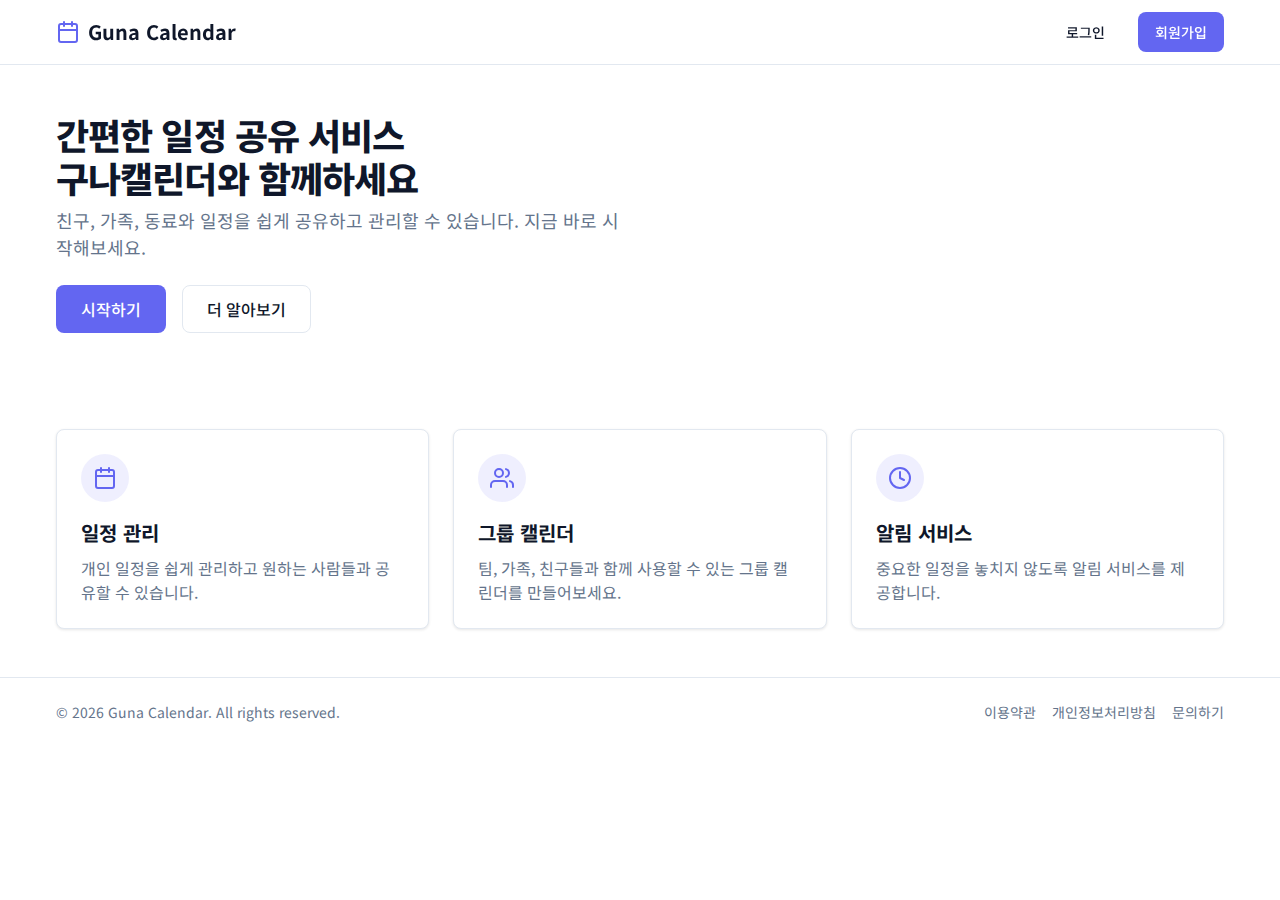
<file: gunacal/src/main/webapp/index.html>
<!DOCTYPE html>
<html lang="ko">
<head>
  <meta charset="UTF-8">
  <meta name="viewport" content="width=device-width, initial-scale=1.0">
  <title>구나캘린더 (Guna Calendar)</title>
  <link rel="stylesheet" href="./css/styles.css?v=1">
  <link rel="stylesheet" href="https://fonts.googleapis.com/css2?family=Noto+Sans+KR:wght@400;500;700&display=swap">
</head>
<body>
  <div class="app-container">
    <header class="header">
      <div class="container header-container">
        <div class="logo">
          <svg xmlns="http://www.w3.org/2000/svg" width="24" height="24" viewBox="0 0 24 24" fill="none" stroke="currentColor" stroke-width="2" stroke-linecap="round" stroke-linejoin="round" class="logo-icon">
            <rect x="3" y="4" width="18" height="18" rx="2" ry="2"></rect>
            <line x1="16" y1="2" x2="16" y2="6"></line>
            <line x1="8" y1="2" x2="8" y2="6"></line>
            <line x1="3" y1="10" x2="21" y2="10"></line>
          </svg>
          <span class="logo-text">Guna Calendar</span>
        </div>
        <nav class="nav">
          <a href="login.html" class="btn btn-ghost">로그인</a>
          <a href="register.html" class="btn btn-primary">회원가입</a>
        </nav>
      </div>
    </header>
    
    <main class="main">
      <section class="hero-section">
        <div class="container">
          <div class="hero-content">
            <h1 class="hero-title">
              간편한 일정 공유 서비스 <br class="hero-break">
              구나캘린더와 함께하세요
            </h1>
            <p class="hero-description">
              친구, 가족, 동료와 일정을 쉽게 공유하고 관리할 수 있습니다. 지금 바로 시작해보세요.
            </p>
          </div>
          <div class="hero-actions">
            <a href="register.html" class="btn btn-primary btn-lg">시작하기</a>
            <a href="#" class="btn btn-outline btn-lg">더 알아보기</a>
          </div>
        </div>
      </section>
      
      <section class="features-section">
        <div class="container">
          <div class="features-grid">
            <div class="feature-card">
              <div class="feature-icon-wrapper">
                <svg xmlns="http://www.w3.org/2000/svg" width="24" height="24" viewBox="0 0 24 24" fill="none" stroke="currentColor" stroke-width="2" stroke-linecap="round" stroke-linejoin="round" class="feature-icon">
                  <rect x="3" y="4" width="18" height="18" rx="2" ry="2"></rect>
                  <line x1="16" y1="2" x2="16" y2="6"></line>
                  <line x1="8" y1="2" x2="8" y2="6"></line>
                  <line x1="3" y1="10" x2="21" y2="10"></line>
                </svg>
              </div>
              <h3 class="feature-title">일정 관리</h3>
              <p class="feature-description">
                개인 일정을 쉽게 관리하고 원하는 사람들과 공유할 수 있습니다.
              </p>
            </div>
            
            <div class="feature-card">
              <div class="feature-icon-wrapper">
                <svg xmlns="http://www.w3.org/2000/svg" width="24" height="24" viewBox="0 0 24 24" fill="none" stroke="currentColor" stroke-width="2" stroke-linecap="round" stroke-linejoin="round" class="feature-icon">
                  <path d="M17 21v-2a4 4 0 0 0-4-4H5a4 4 0 0 0-4 4v2"></path>
                  <circle cx="9" cy="7" r="4"></circle>
                  <path d="M23 21v-2a4 4 0 0 0-3-3.87"></path>
                  <path d="M16 3.13a4 4 0 0 1 0 7.75"></path>
                </svg>
              </div>
              <h3 class="feature-title">그룹 캘린더</h3>
              <p class="feature-description">
                팀, 가족, 친구들과 함께 사용할 수 있는 그룹 캘린더를 만들어보세요.
              </p>
            </div>
            
            <div class="feature-card">
              <div class="feature-icon-wrapper">
                <svg xmlns="http://www.w3.org/2000/svg" width="24" height="24" viewBox="0 0 24 24" fill="none" stroke="currentColor" stroke-width="2" stroke-linecap="round" stroke-linejoin="round" class="feature-icon">
                  <circle cx="12" cy="12" r="10"></circle>
                  <polyline points="12 6 12 12 16 14"></polyline>
                </svg>
              </div>
              <h3 class="feature-title">알림 서비스</h3>
              <p class="feature-description">
                중요한 일정을 놓치지 않도록 알림 서비스를 제공합니다.
              </p>
            </div>
          </div>
        </div>
      </section>
    </main>
    
    <footer class="footer">
      <div class="container footer-container">
        <p class="copyright">
          &copy; <span id="current-year"></span> Guna Calendar. All rights reserved.
        </p>
        <nav class="footer-nav">
          <a href="#" class="footer-link">이용약관</a>
          <a href="#" class="footer-link">개인정보처리방침</a>
          <a href="#" class="footer-link">문의하기</a>
        </nav>
      </div>
    </footer>
  </div>
  
  <script src="./js/main.js?v=1"></script>
</body>
</html>
</file>
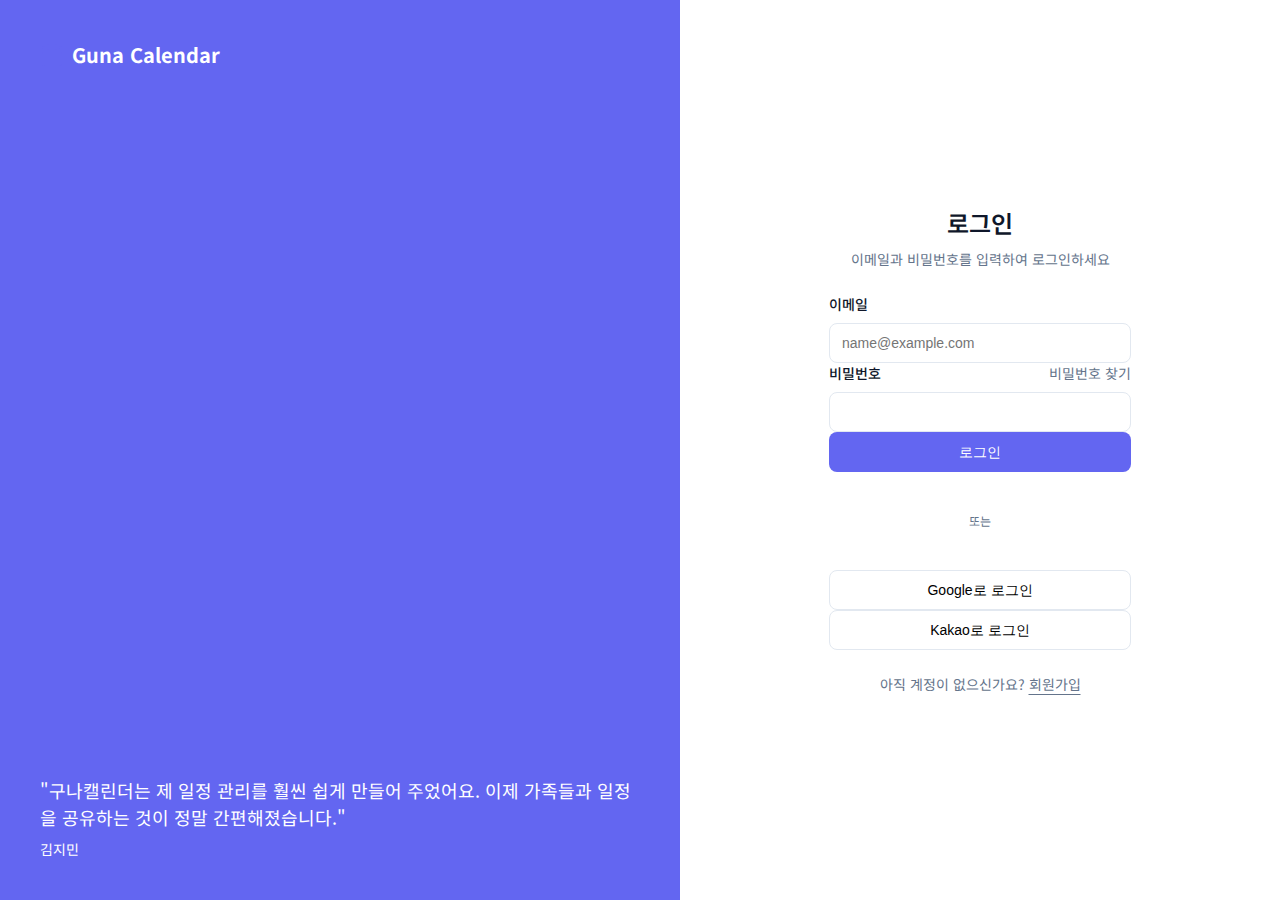
<file: gunacal/src/main/webapp/login.html>
<!DOCTYPE html>
<html lang="ko">
<head>
  <meta charset="UTF-8">
  <meta name="viewport" content="width=device-width, initial-scale=1.0">
  <title>로그인 - 구나캘린더 (Guna Calendar)</title>
  <link rel="stylesheet" href="./css/styles.css">
  <link rel="stylesheet" href="https://fonts.googleapis.com/css2?family=Noto+Sans+KR:wght@400;500;700&display=swap">
</head>
<body>
  <div class="app-container">
    <div class="auth-container">
      <div class="auth-sidebar">
        <div class="auth-sidebar-content">
          <div class="logo">
            <svg xmlns="http://www.w3.org/2000/svg" width="24" height="24" viewBox="0 0 24 24" fill="none" stroke="currentColor" stroke-width="2" stroke-linecap="round" stroke-linejoin="round" class="logo-icon">
              <rect x="3" y="4" width="18" height="18" rx="2" ry="2"></rect>
              <line x1="16" y1="2" x2="16" y2="6"></line>
              <line x1="8" y1="2" x2="8" y2="6"></line>
              <line x1="3" y1="10" x2="21" y2="10"></line>
            </svg>
            <span class="logo-text">Guna Calendar</span>
          </div>
          <blockquote class="auth-quote">
            <p class="auth-quote-text">
              "구나캘린더는 제 일정 관리를 훨씬 쉽게 만들어 주었어요. 이제 가족들과 일정을 공유하는 것이 정말 간편해졌습니다."
            </p>
            <footer class="auth-quote-author">김지민</footer>
          </blockquote>
        </div>
      </div>
      
      <div class="auth-form-container">
        <div class="auth-form-wrapper">
          <div class="auth-header">
            <h1 class="auth-title">로그인</h1>
            <p class="auth-description">
              이메일과 비밀번호를 입력하여 로그인하세요
            </p>
          </div>
          
          <div class="auth-form">
            <form id="login-form">
              <div class="form-group">
                <label for="email" class="form-label">이메일</label>
                <input id="email" type="email" class="form-input" placeholder="name@example.com" autocomplete="email" required>
              </div>
              
              <div class="form-group">
                <div class="form-label-group">
                  <label for="password" class="form-label">비밀번호</label>
                  <a href="#" class="form-link">비밀번호 찾기</a>
                </div>
                <input id="password" type="password" class="form-input" required>
              </div>
              
              <button type="submit" class="btn btn-primary btn-block">로그인</button>
            </form>
            
            <div class="divider">
              <span class="divider-text">또는</span>
            </div>
            
            <div class="social-buttons">
              <button class="btn btn-outline btn-block">Google로 로그인</button>
              <button class="btn btn-outline btn-block">Kakao로 로그인</button>
            </div>
          </div>
          
          <div class="auth-footer">
            <p class="auth-footer-text">
              아직 계정이 없으신가요? <a href="register.html" class="auth-footer-link">회원가입</a>
            </p>
          </div>
        </div>
      </div>
    </div>
  </div>
  
  <script src="./js/main.js"></script>
</body>
</html>
</file>
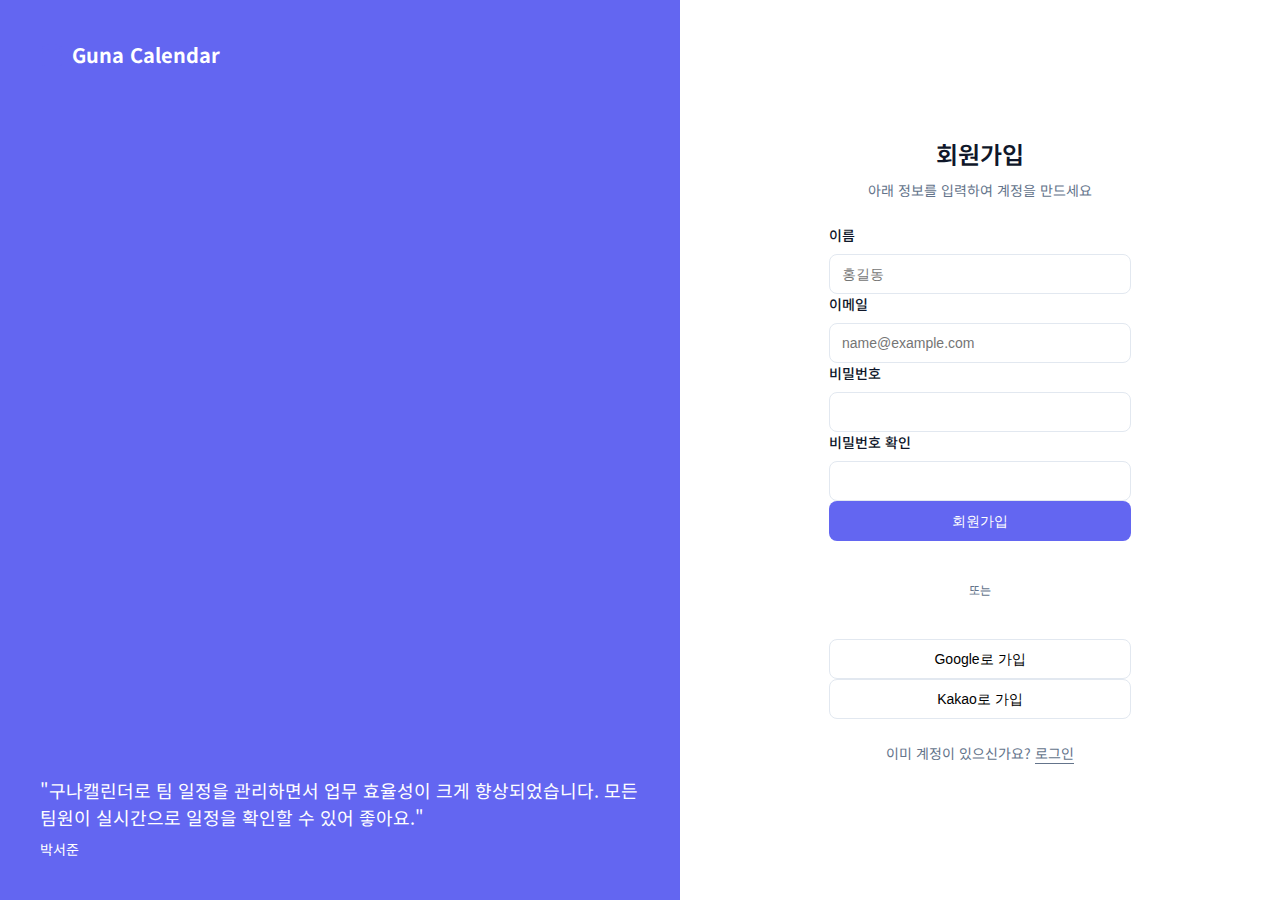
<file: gunacal/src/main/webapp/register.html>
<!DOCTYPE html>
<html lang="ko">
<head>
  <meta charset="UTF-8">
  <meta name="viewport" content="width=device-width, initial-scale=1.0">
  <title>회원가입 - 구나캘린더 (Guna Calendar)</title>
  <link rel="stylesheet" href="./css/styles.css">
  <link rel="stylesheet" href="https://fonts.googleapis.com/css2?family=Noto+Sans+KR:wght@400;500;700&display=swap">
</head>
<body>
  <div class="app-container">
    <div class="auth-container">
      <div class="auth-sidebar">
        <div class="auth-sidebar-content">
          <div class="logo">
            <svg xmlns="http://www.w3.org/2000/svg" width="24" height="24" viewBox="0 0 24 24" fill="none" stroke="currentColor" stroke-width="2" stroke-linecap="round" stroke-linejoin="round" class="logo-icon">
              <rect x="3" y="4" width="18" height="18" rx="2" ry="2"></rect>
              <line x1="16" y1="2" x2="16" y2="6"></line>
              <line x1="8" y1="2" x2="8" y2="6"></line>
              <line x1="3" y1="10" x2="21" y2="10"></line>
            </svg>
            <span class="logo-text">Guna Calendar</span>
          </div>
          <blockquote class="auth-quote">
            <p class="auth-quote-text">
              "구나캘린더로 팀 일정을 관리하면서 업무 효율성이 크게 향상되었습니다. 모든 팀원이 실시간으로 일정을 확인할 수 있어 좋아요."
            </p>
            <footer class="auth-quote-author">박서준</footer>
          </blockquote>
        </div>
      </div>
      
      <div class="auth-form-container">
        <div class="auth-form-wrapper">
          <div class="auth-header">
            <h1 class="auth-title">회원가입</h1>
            <p class="auth-description">
              아래 정보를 입력하여 계정을 만드세요
            </p>
          </div>
          
          <div class="auth-form">
            <form id="register-form">
              <div class="form-group">
                <label for="name" class="form-label">이름</label>
                <input id="name" type="text" class="form-input" placeholder="홍길동" required>
              </div>
              
              <div class="form-group">
                <label for="email" class="form-label">이메일</label>
                <input id="email" type="email" class="form-input" placeholder="name@example.com" autocomplete="email" required>
              </div>
              
              <div class="form-group">
                <label for="password" class="form-label">비밀번호</label>
                <input id="password" type="password" class="form-input" required>
              </div>
              
              <div class="form-group">
                <label for="confirm-password" class="form-label">비밀번호 확인</label>
                <input id="confirm-password" type="password" class="form-input" required>
              </div>
              
              <button type="submit" class="btn btn-primary btn-block">회원가입</button>
            </form>
            
            <div class="divider">
              <span class="divider-text">또는</span>
            </div>
            
            <div class="social-buttons">
              <button class="btn btn-outline btn-block">Google로 가입</button>
              <button class="btn btn-outline btn-block">Kakao로 가입</button>
            </div>
          </div>
          
          <div class="auth-footer">
            <p class="auth-footer-text">
              이미 계정이 있으신가요? <a href="login.html" class="auth-footer-link">로그인</a>
            </p>
          </div>
        </div>
      </div>
    </div>
  </div>
  
  <script src="./js/main.js"></script>
</body>
</html>
</file>
<file: gunacal/src/main/webapp/css/styles.css>
/* Base Styles */
:root {
  --primary: #6366f1;
  --primary-hover: #4f46e5;
  --primary-foreground: #ffffff;
  --background: #ffffff;
  --foreground: #0f172a;
  --muted: #f1f5f9;
  --muted-foreground: #64748b;
  --border: #e2e8f0;
  --input: #e2e8f0;
  --ring: #6366f1;
  --radius: 0.5rem;
  --card: #ffffff;
  --card-foreground: #0f172a;
  --destructive: #ef4444;
  --destructive-foreground: #ffffff;
}

* {
  box-sizing: border-box;
  margin: 0;
  padding: 0;
}

html,
body {
  height: 100%;
  font-family: 'Noto Sans KR', -apple-system, BlinkMacSystemFont, 'Segoe UI', Roboto, Oxygen, Ubuntu, Cantarell, 'Open Sans', 'Helvetica Neue', sans-serif;
  font-size: 16px;
  line-height: 1.5;
  color: var(--foreground);
  background-color: var(--background);
}

a {
  color: inherit;
  text-decoration: none;
}

/* Layout */
.app-container {
  display: flex;
  flex-direction: column;
  min-height: 100vh;
}

.container {
  width: 100%;
  max-width: 1200px;
  margin: 0 auto;
  padding: 0 1rem;
}

/* Header */
.header {
  position: sticky;
  top: 0;
  z-index: 50;
  width: 100%;
  border-bottom: 1px solid var(--border);
  background-color: rgba(255, 255, 255, 0.95);
  backdrop-filter: blur(8px);
}

.header-container {
  display: flex;
  height: 4rem;
  align-items: center;
  justify-content: space-between;
}

.logo {
  display: flex;
  align-items: center;
  gap: 0.5rem;
}

.logo-icon {
  width: 1.5rem;
  height: 1.5rem;
  color: var(--primary);
}

.logo-text {
  font-size: 1.25rem;
  font-weight: 700;
}

.nav {
  display: flex;
  align-items: center;
  gap: 1rem;
}

/* Buttons */
.btn {
  display: inline-flex;
  align-items: center;
  justify-content: center;
  border-radius: var(--radius);
  font-weight: 500;
  font-size: 0.875rem;
  line-height: 1;
  height: 2.5rem;
  padding: 0 1rem;
  transition: all 0.2s ease;
  cursor: pointer;
  border: 1px solid transparent;
}

.btn-primary {
  background-color: var(--primary);
  color: var(--primary-foreground);
}

.btn-primary:hover {
  background-color: var(--primary-hover);
}

.btn-outline {
  background-color: transparent;
  border-color: var(--border);
}

.btn-outline:hover {
  background-color: var(--muted);
}

.btn-ghost {
  background-color: transparent;
}

.btn-ghost:hover {
  background-color: var(--muted);
}

.btn-lg {
  height: 3rem;
  padding: 0 1.5rem;
  font-size: 1rem;
}

.btn-block {
  width: 100%;
}

.btn-icon {
  width: 2.5rem;
  padding: 0;
}

.btn-icon-left {
  margin-right: 0.5rem;
}

/* Hero Section */
.hero-section {
  padding: 3rem 0;
}

.hero-content {
  max-width: 36rem;
  margin-bottom: 1.5rem;
}

.hero-title {
  font-size: 2.25rem;
  font-weight: 800;
  line-height: 1.2;
  letter-spacing: -0.025em;
  margin-bottom: 0.5rem;
}

.hero-break {
  display: none;
}

.hero-description {
  font-size: 1.125rem;
  color: var(--muted-foreground);
}

.hero-actions {
  display: flex;
  gap: 1rem;
}

/* Features Section */
.features-section {
  padding: 3rem 0;
}

.features-grid {
  display: grid;
  gap: 1.5rem;
  grid-template-columns: 1fr;
}

.feature-card {
  padding: 1.5rem;
  border: 1px solid var(--border);
  border-radius: var(--radius);
  background-color: var(--card);
  box-shadow: 0 1px 3px rgba(0, 0, 0, 0.1);
}

.feature-icon-wrapper {
  display: flex;
  align-items: center;
  justify-content: center;
  width: 3rem;
  height: 3rem;
  border-radius: 9999px;
  background-color: rgba(99, 102, 241, 0.1);
  margin-bottom: 1rem;
}

.feature-icon {
  width: 1.5rem;
  height: 1.5rem;
  color: var(--primary);
}

.feature-title {
  font-size: 1.25rem;
  font-weight: 700;
  margin-bottom: 0.5rem;
}

.feature-description {
  color: var(--muted-foreground);
}

/* Footer */
.footer {
  border-top: 1px solid var(--border);
  padding: 1.5rem 0;
}

.footer-container {
  display: flex;
  flex-direction: column;
  align-items: center;
  gap: 1rem;
}

.copyright {
  font-size: 0.875rem;
  color: var(--muted-foreground);
  text-align: center;
}

.footer-nav {
  display: flex;
  gap: 1rem;
}

.footer-link {
  font-size: 0.875rem;
  color: var(--muted-foreground);
}

.footer-link:hover {
  text-decoration: underline;
  text-underline-offset: 4px;
}

/* Auth Pages */
.auth-container {
  display: flex;
  min-height: 100vh;
}

.auth-sidebar {
  position: relative;
  display: none;
  flex-direction: column;
  background-color: var(--muted);
  color: white;
  padding: 2.5rem;
  flex: 1;
}

.auth-sidebar::before {
  content: "";
  position: absolute;
  inset: 0;
  background-color: var(--primary);
}

.auth-sidebar-content {
  position: relative;
  z-index: 20;
  display: flex;
  flex-direction: column;
  height: 100%;
}

.auth-quote {
  margin-top: auto;
}

.auth-quote-text {
  font-size: 1.125rem;
  margin-bottom: 0.5rem;
}

.auth-quote-author {
  font-size: 0.875rem;
}

.auth-form-container {
  display: flex;
  flex: 1;
  justify-content: center;
  align-items: center;
}

.auth-form-wrapper {
  width: 100%;
  max-width: 350px;
  padding: 1.5rem;
}

.auth-header {
  text-align: center;
  margin-bottom: 1.5rem;
}

.auth-title {
  font-size: 1.5rem;
  font-weight: 600;
  margin-bottom: 0.5rem;
}

.auth-description {
  font-size: 0.875rem;
  color: var(--muted-foreground);
}

.auth-form {
  display: grid;
  gap: 1.5rem;
}

.auth-footer {
  margin-top: 1.5rem;
  text-align: center;
}

.auth-footer-text {
  font-size: 0.875rem;
  color: var(--muted-foreground);
}

.auth-footer-link {
  text-decoration: underline;
  text-underline-offset: 4px;
}

.auth-footer-link:hover {
  color: var(--primary);
}

/* Form Elements */
.form-group {
  display: grid;
  gap: 0.5rem;
}

.form-label-group {
  display: flex;
  justify-content: space-between;
  align-items: center;
}

.form-label {
  font-size: 0.875rem;
  font-weight: 500;
}

.form-link {
  font-size: 0.875rem;
  color: var(--muted-foreground);
}

.form-link:hover {
  text-decoration: underline;
  text-underline-offset: 4px;
}

.form-input,
.form-select {
  height: 2.5rem;
  width: 100%;
  border-radius: var(--radius);
  border: 1px solid var(--input);
  background-color: transparent;
  padding: 0 0.75rem;
  font-size: 0.875rem;
}

.form-input:focus,
.form-select:focus {
  outline: none;
  border-color: var(--ring);
  box-shadow: 0 0 0 2px rgba(99, 102, 241, 0.25);
}

/* Divider */
.divider {
  position: relative;
  margin: 1rem 0;
}

.divider::before {
  content: "";
  position: absolute;
  top: 50%;
  left: 0;
  right: 0;
  height: 1px;
  background-color: var(--border);
}

.divider-text {
  position: relative;
  display: flex;
  justify-content: center;
  font-size: 0.75rem;
  text-transform: uppercase;
  color: var(--muted-foreground);
  background-color: var(--background);
  padding: 0 0.5rem;
}

/* Dashboard */
.dashboard-container {
  display: grid;
  flex: 1;
  grid-template-columns: 1fr;
}

.sidebar {
  display: none;
  border-right: 1px solid var(--border);
  padding: 1.5rem 1rem;
}

.sidebar-content {
  display: flex;
  flex-direction: column;
  gap: 1rem;
}

.sidebar-button {
  display: flex;
  align-items: center;
  gap: 0.5rem;
  padding: 0.5rem 1rem;
  border-radius: var(--radius);
  font-size: 0.875rem;
  background: transparent;
  border: none;
  cursor: pointer;
  text-align: left;
  width: 100%;
}

.sidebar-button:hover {
  background-color: var(--muted);
}

.sidebar-button-active {
  background-color: var(--muted);
  font-weight: 500;
}

/* Calendar */
.calendar-main {
  padding: 1.5rem;
}

.calendar-header {
  display: flex;
  justify-content: space-between;
  align-items: center;
  margin-bottom: 1.5rem;
}

.calendar-nav {
  display: flex;
  align-items: center;
  gap: 0.5rem;
}

.calendar-title {
  font-size: 1.25rem;
  font-weight: 700;
}

.calendar-grid {
  border: 1px solid var(--border);
  border-radius: var(--radius);
  overflow: hidden;
}

.calendar-day-names {
  display: grid;
  grid-template-columns: repeat(7, 1fr);
  background-color: var(--muted);
  border-bottom: 1px solid var(--border);
}

.day-name {
  padding: 0.5rem;
  text-align: center;
  font-weight: 500;
  font-size: 0.875rem;
}

.calendar-days {
  display: grid;
  grid-template-columns: repeat(7, 1fr);
}

.calendar-day {
  aspect-ratio: 1/1;
  border: 1px solid var(--border);
  padding: 0.25rem;
  cursor: pointer;
}

.calendar-day:hover {
  background-color: var(--muted);
}

.calendar-day-number {
  font-size: 0.75rem;
}

/* Events Sidebar */
.events-sidebar {
  display: none;
  border-left: 1px solid var(--border);
  padding: 1.5rem 1rem;
}

.events-sidebar-title {
  font-size: 1.125rem;
  font-weight: 600;
  margin-bottom: 1rem;
}

.events-list {
  display: flex;
  flex-direction: column;
  gap: 1rem;
}

.event-card {
  border: 1px solid var(--border);
  border-radius: var(--radius);
  padding: 1rem;
  background-color: var(--card);
  box-shadow: 0 1px 3px rgba(0, 0, 0, 0.1);
}

.event-title {
  font-size: 1rem;
  font-weight: 600;
  margin-bottom: 0.25rem;
}

.event-time {
  font-size: 0.875rem;
  color: var(--muted-foreground);
  margin-bottom: 0.5rem;
}

.event-category {
  display: inline-flex;
  align-items: center;
  border-radius: 9999px;
  border: 1px solid var(--border);
  padding: 0.25rem 0.625rem;
  font-size: 0.75rem;
  font-weight: 600;
}

/* Dropdown */
.dropdown {
  position: relative;
}

.avatar-button {
  background: none;
  border: none;
  cursor: pointer;
  padding: 0;
}

.avatar {
  width: 2rem;
  height: 2rem;
  border-radius: 9999px;
  overflow: hidden;
}

.avatar-image {
  width: 100%;
  height: 100%;
  object-fit: cover;
}

.dropdown-menu {
  position: absolute;
  right: 0;
  top: calc(100% + 0.5rem);
  width: 12rem;
  background-color: var(--card);
  border: 1px solid var(--border);
  border-radius: var(--radius);
  box-shadow: 0 10px 15px -3px rgba(0, 0, 0, 0.1), 0 4px 6px -2px rgba(0, 0, 0, 0.05);
  z-index: 50;
  display: none;
}

.dropdown-menu.show {
  display: block;
}

.dropdown-header {
  padding: 0.5rem 1rem;
  font-size: 0.875rem;
  font-weight: 500;
}

.dropdown-divider {
  height: 1px;
  background-color: var(--border);
  margin: 0.25rem 0;
}

.dropdown-item {
  display: block;
  padding: 0.5rem 1rem;
  font-size: 0.875rem;
}

.dropdown-item:hover {
  background-color: var(--muted);
}

/* Modal */
.modal {
  position: fixed;
  top: 0;
  left: 0;
  right: 0;
  bottom: 0;
  background-color: rgba(0, 0, 0, 0.5);
  display: flex;
  align-items: center;
  justify-content: center;
  z-index: 100;
  display: none;
}

.modal.show {
  display: flex;
}

.modal-content {
  background-color: var(--card);
  border-radius: var(--radius);
  width: 100%;
  max-width: 500px;
  max-height: 90vh;
  overflow-y: auto;
}

.modal-header {
  display: flex;
  justify-content: space-between;
  align-items: center;
  padding: 1rem;
  border-bottom: 1px solid var(--border);
}

.modal-title {
  font-size: 1.25rem;
  font-weight: 600;
}

.modal-close {
  background: none;
  border: none;
  font-size: 1.5rem;
  cursor: pointer;
  line-height: 1;
}

.modal-body {
  padding: 1rem;
}

.modal-footer {
  display: flex;
  justify-content: flex-end;
  gap: 0.5rem;
  margin-top: 1rem;
}

/* Responsive */
@media (min-width: 640px) {
  .hero-break {
    display: inline;
  }
}

@media (min-width: 768px) {
  .features-grid {
    grid-template-columns: repeat(2, 1fr);
  }
  
  .footer-container {
    flex-direction: row;
    justify-content: space-between;
  }
  
  .dashboard-container {
    grid-template-columns: 240px 1fr;
  }
  
  .sidebar {
    display: block;
  }
}

@media (min-width: 1024px) {
  .features-grid {
    grid-template-columns: repeat(3, 1fr);
  }
  
  .auth-sidebar {
    display: flex;
  }
  
  .dashboard-container {
    grid-template-columns: 240px 1fr 300px;
  }
  
  .events-sidebar {
    display: block;
  }
}
</file>
